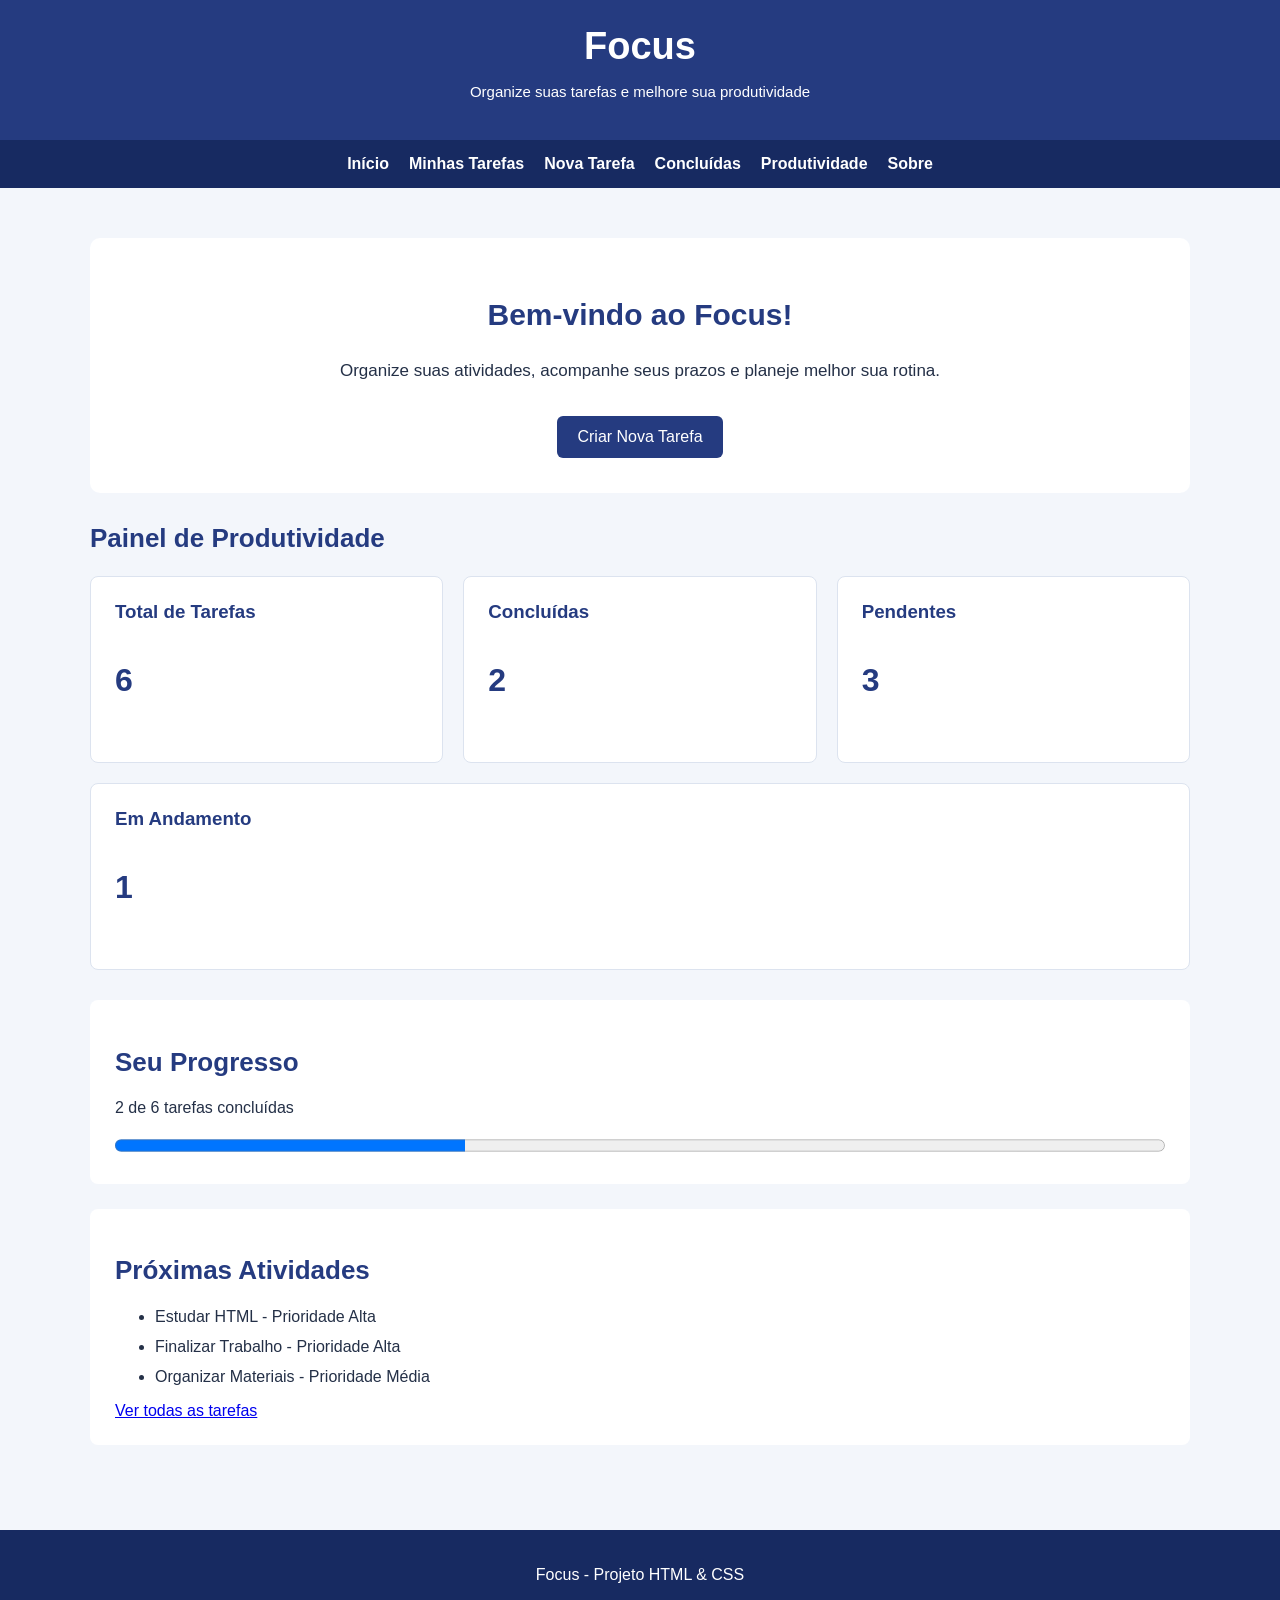
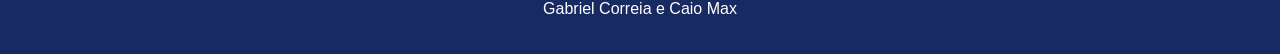
<file: html/index.html>
<!DOCTYPE html>
<html lang="pt-br">
<head>
    <meta charset="UTF-8">
    <meta name="viewport" content="width=device-width, initial-scale=1.0">
    <title>Focus - Início</title>
    <link rel="stylesheet" href="../css/estilo.css">
    <link rel="stylesheet" href="../css/gabriel.css">
</head>
<body>
    <header>
        <h1>Focus</h1>
        <p>Organize suas tarefas e melhore sua produtividade</p>
    </header>

    <nav>
    <a href="index.html">Início</a>
    <a href="tarefas.html">Minhas Tarefas</a>
    <a href="cadastrar.html">Nova Tarefa</a>
    <a href="concluidas.html">Concluídas</a>
    <a href="produtividade.html">Produtividade</a>
    <a href="sobre.html">Sobre</a>
    </nav>

    <main>
        <section class="apresentacao">
            <h2>Bem-vindo ao Focus!</h2>
            <p>
                Organize suas atividades, acompanhe
                seus prazos e planeje melhor sua rotina.
            </p>
            <a class="botao" href="cadastrar.html">
                Criar Nova Tarefa
            </a>
            </section>

            <section>
                <h2>Painel de Produtividade</h2>

            <div class="cards">
                <div class="card">
                    <h3>Total de Tarefas</h3>
                    <p class="numero">6</p>
                </div>

                <div class="card">
                    <h3>Concluídas</h3>
                    <p class="numero">2</p>
                </div>

                <div class="card">
                    <h3>Pendentes</h3>
                    <p class="numero">3</p>
                </div>

                <div class="card">
                    <h3>Em Andamento</h3>
                    <p class="numero">1</p>
                </div>
            </div>
            </section>

            <section class="painel">
            <h2>Seu Progresso</h2>
            <p>2 de 6 tarefas concluídas</p>
            <progress value="2" max="6"></progress>
        </section>

        <section class="painel">
            <h2>Próximas Atividades</h2>
            <ul>
                <li>Estudar HTML - Prioridade Alta</li>
                <li>Finalizar Trabalho - Prioridade Alta</li>
                <li>Organizar Materiais - Prioridade Média</li>
            </ul>
            <a href="tarefas.html">Ver todas as tarefas</a>
        </section>
    </main>

     <footer>
        <p>Focus - Projeto HTML & CSS</p>
        <p>Gabriel Correia e Caio Max</p>
    </footer>

</body>
</html>
</file>
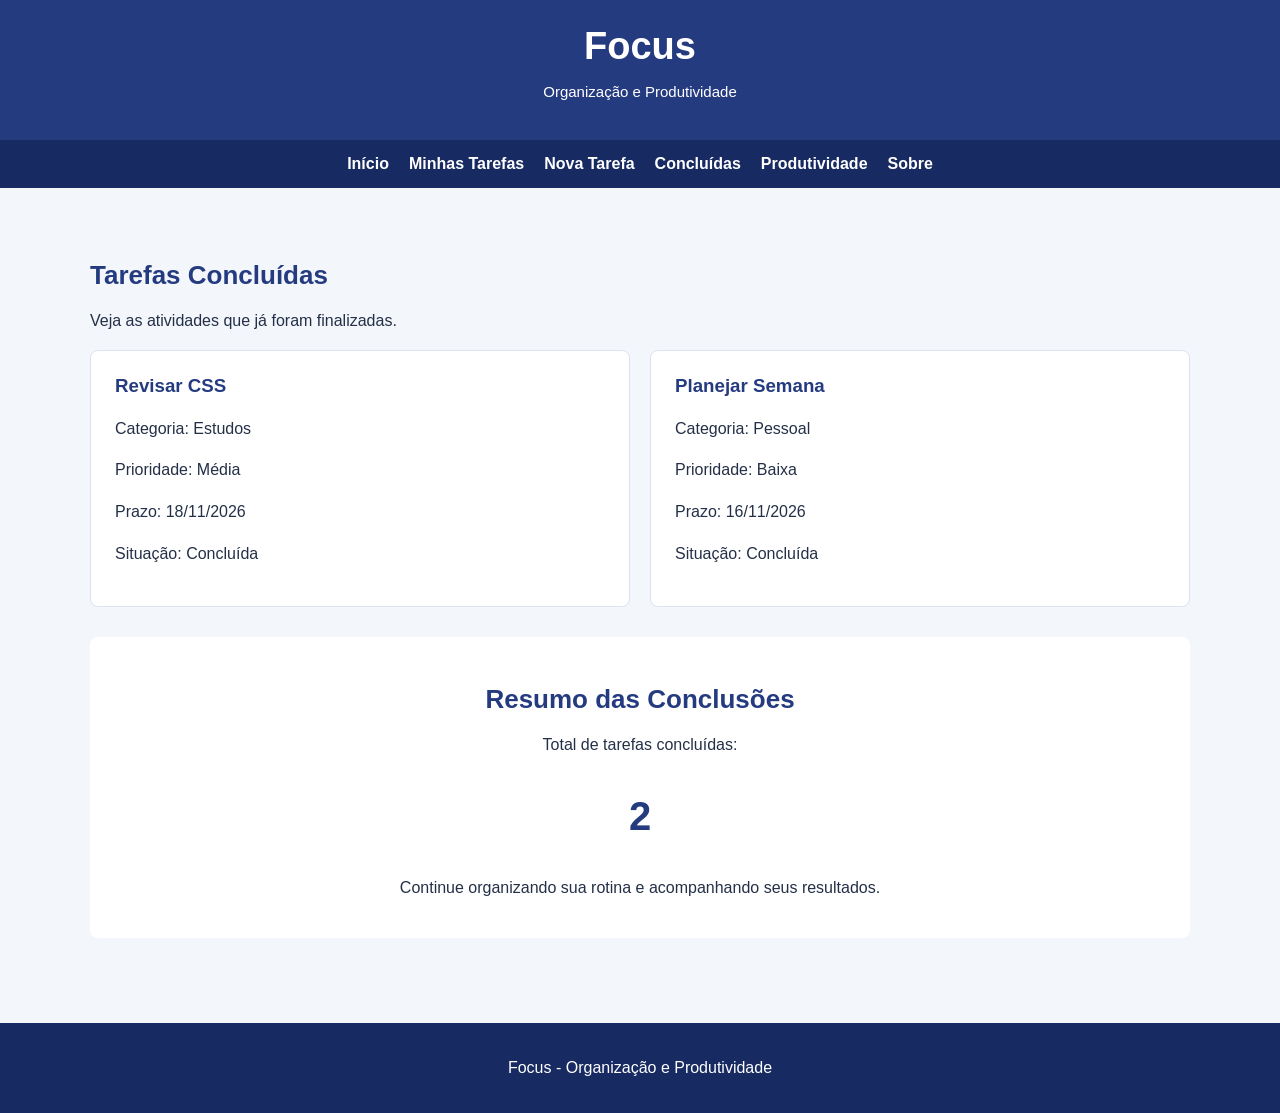
<file: concluidas.html>
<!DOCTYPE html>
<html lang="pt-br">
<head>
    <meta charset="UTF-8">
    <meta name="viewport" content="width=device-width, initial-scale=1.0">
    <title>Focus - Concluídas</title>
    <link rel="stylesheet" href="estilo.css">
    <link rel="stylesheet" href="caio.css">
</head>
<body>

    <header>
        <h1>Focus</h1>
        <p>Organização e Produtividade</p>
    </header>

    <nav>
        <a href="index.html">Início</a>
        <a href="tarefas.html">Minhas Tarefas</a>
        <a href="cadastrar.html">Nova Tarefa</a>
        <a href="concluidas.html">Concluídas</a>
        <a href="produtividade.html">Produtividade</a>
        <a href="sobre.html">Sobre</a>
    </nav>

    <main>
        <h2>Tarefas Concluídas</h2>
        <p>Veja as atividades que já foram finalizadas.</p>

        <section class="cards">
            <article class="card">
                <h3>Revisar CSS</h3>
                <p>Categoria: Estudos</p>
                <p>Prioridade: Média</p>
                <p>Prazo: 18/11/2026</p>
                <p>Situação: Concluída</p>
            </article>

            <article class="card">
                <h3>Planejar Semana</h3>
                <p>Categoria: Pessoal</p>
                <p>Prioridade: Baixa</p>
                <p>Prazo: 16/11/2026</p>
                <p>Situação: Concluída</p>
            </article>
        </section>

        <section class="painel resumo">
            <h2>Resumo das Conclusões</h2>
            <p>Total de tarefas concluídas:</p>
            <p class="numero">2</p>
            <p>
                Continue organizando sua rotina
                e acompanhando seus resultados.
            </p>
        </section>
    </main>

    <footer>
        <p>Focus - Organização e Produtividade</p>
    </footer>

</body>
</html>
</file>
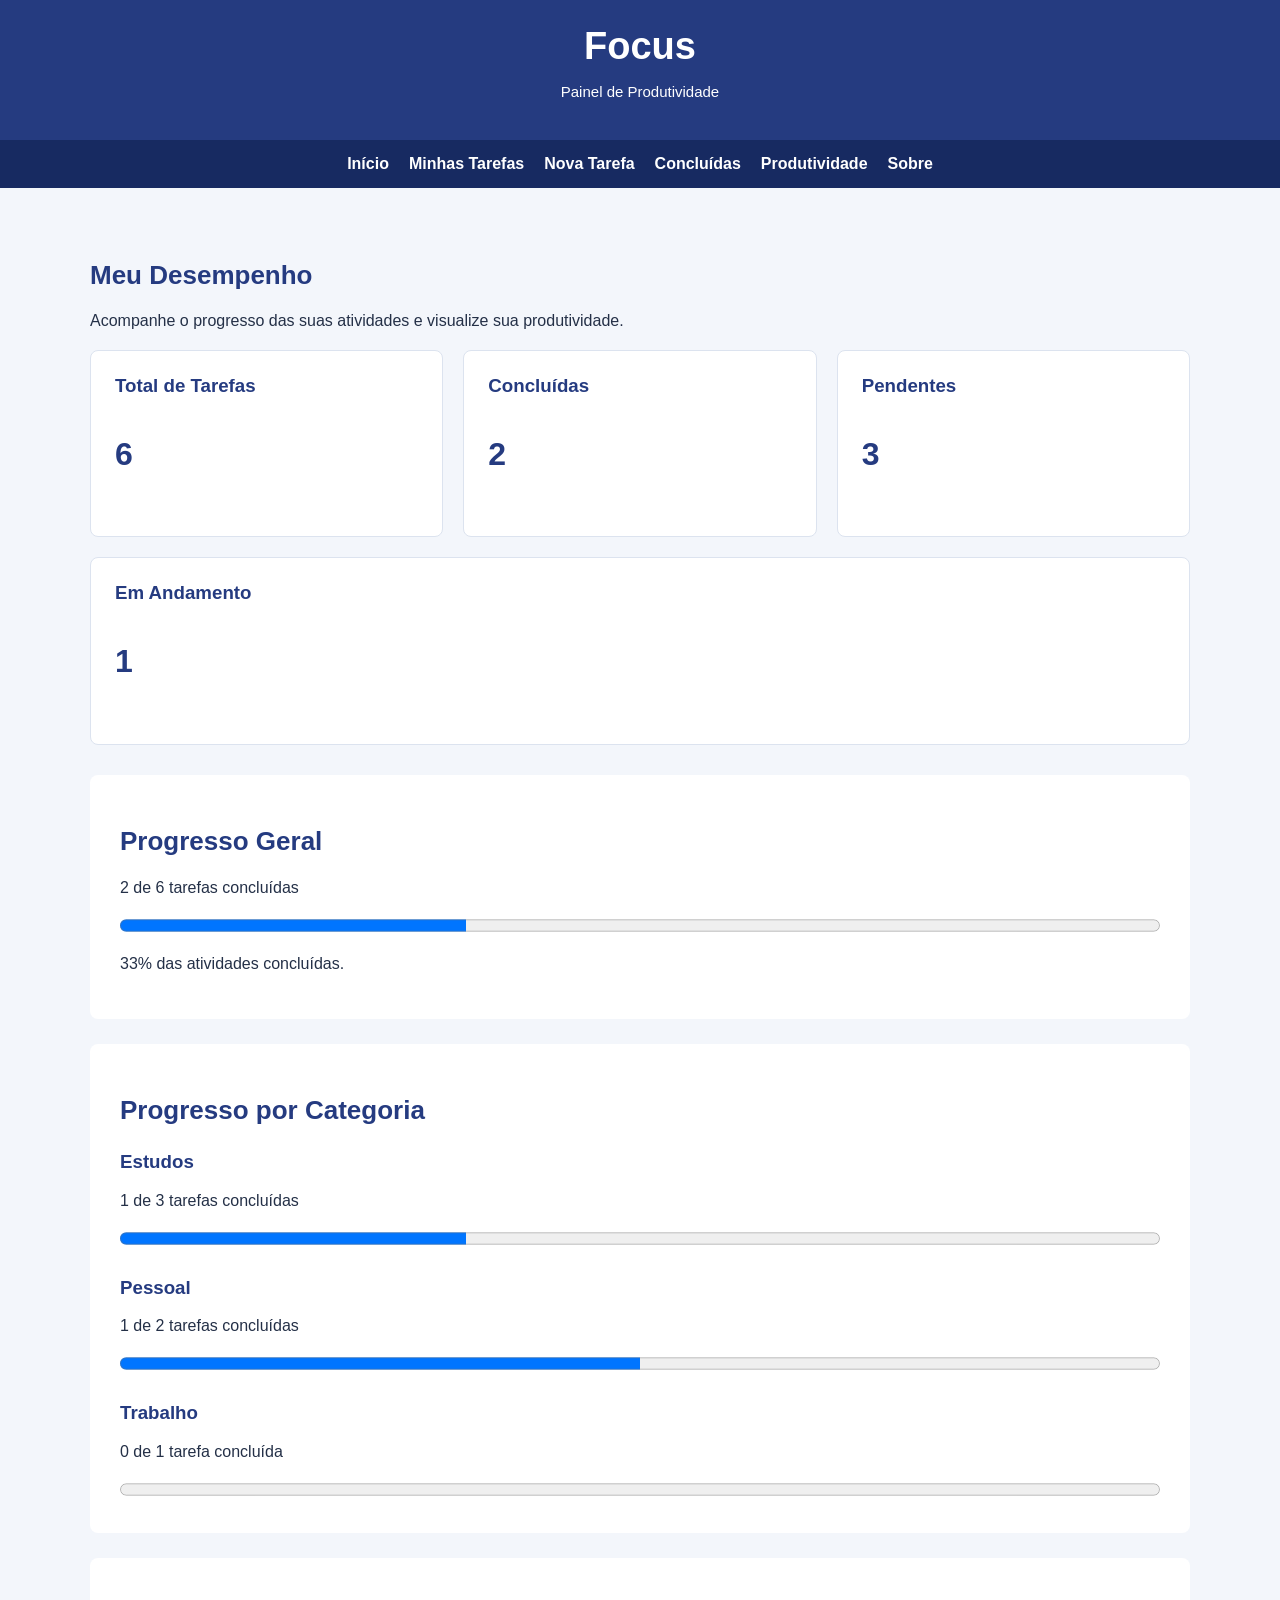
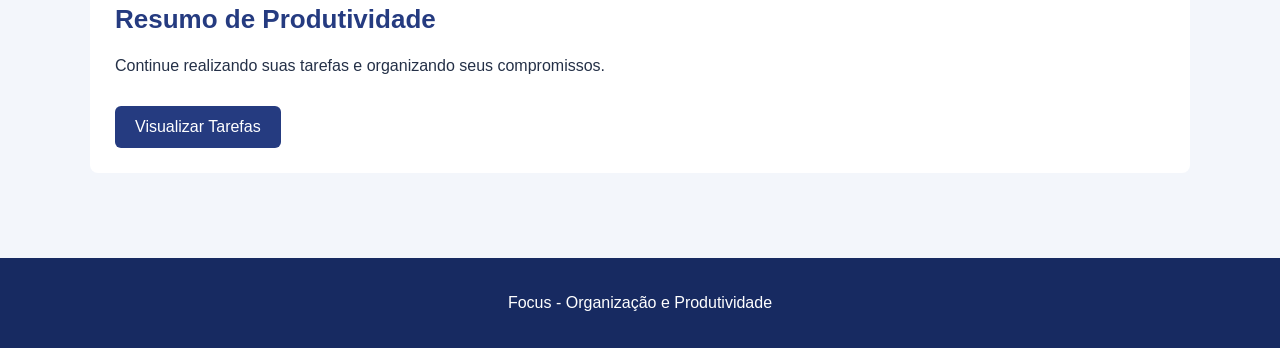
<file: produtividade.html>
<!DOCTYPE html>
<html lang="pt-br">
<head>
    <meta charset="UTF-8">
    <meta name="viewport" content="width=device-width, initial-scale=1.0">
    <title>Focus - Produtividade</title>
    <link rel="stylesheet" href="estilo.css">
    <link rel="stylesheet" href="caio.css">
</head>
<body>

    <header>
        <h1>Focus</h1>
        <p>Painel de Produtividade</p>
    </header>

    <nav>
        <a href="index.html">Início</a>
        <a href="tarefas.html">Minhas Tarefas</a>
        <a href="cadastrar.html">Nova Tarefa</a>
        <a href="concluidas.html">Concluídas</a>
        <a href="produtividade.html">Produtividade</a>
        <a href="sobre.html">Sobre</a>
    </nav>

    <main>
        <h2>Meu Desempenho</h2>
        <p>
            Acompanhe o progresso das suas atividades
            e visualize sua produtividade.
        </p>

        <section class="cards">
            <div class="card">
                <h3>Total de Tarefas</h3>
                <p class="numero">6</p>
            </div>

            <div class="card">
                <h3>Concluídas</h3>
                <p class="numero">2</p>
            </div>

            <div class="card">
                <h3>Pendentes</h3>
                <p class="numero">3</p>
            </div>

            <div class="card">
                <h3>Em Andamento</h3>
                <p class="numero">1</p>
            </div>
        </section>

        <section class="painel progresso">
            <h2>Progresso Geral</h2>
            <p>2 de 6 tarefas concluídas</p>
            <progress value="2" max="6"></progress>
            <p>33% das atividades concluídas.</p>
        </section>

        <section class="painel progresso">
            <h2>Progresso por Categoria</h2>

            <h3>Estudos</h3>
            <p>1 de 3 tarefas concluídas</p>
            <progress value="1" max="3"></progress>

            <h3>Pessoal</h3>
            <p>1 de 2 tarefas concluídas</p>
            <progress value="1" max="2"></progress>

            <h3>Trabalho</h3>
            <p>0 de 1 tarefa concluída</p>
            <progress value="0" max="1"></progress>
        </section>

        <section class="painel">
            <h2>Resumo de Produtividade</h2>
            <p>
                Continue realizando suas tarefas
                e organizando seus compromissos.
            </p>
            <a class="botao" href="tarefas.html">
                Visualizar Tarefas
            </a>
        </section>
    </main>

    <footer>
        <p>Focus - Organização e Produtividade</p>
    </footer>

</body>
</html>
</file>
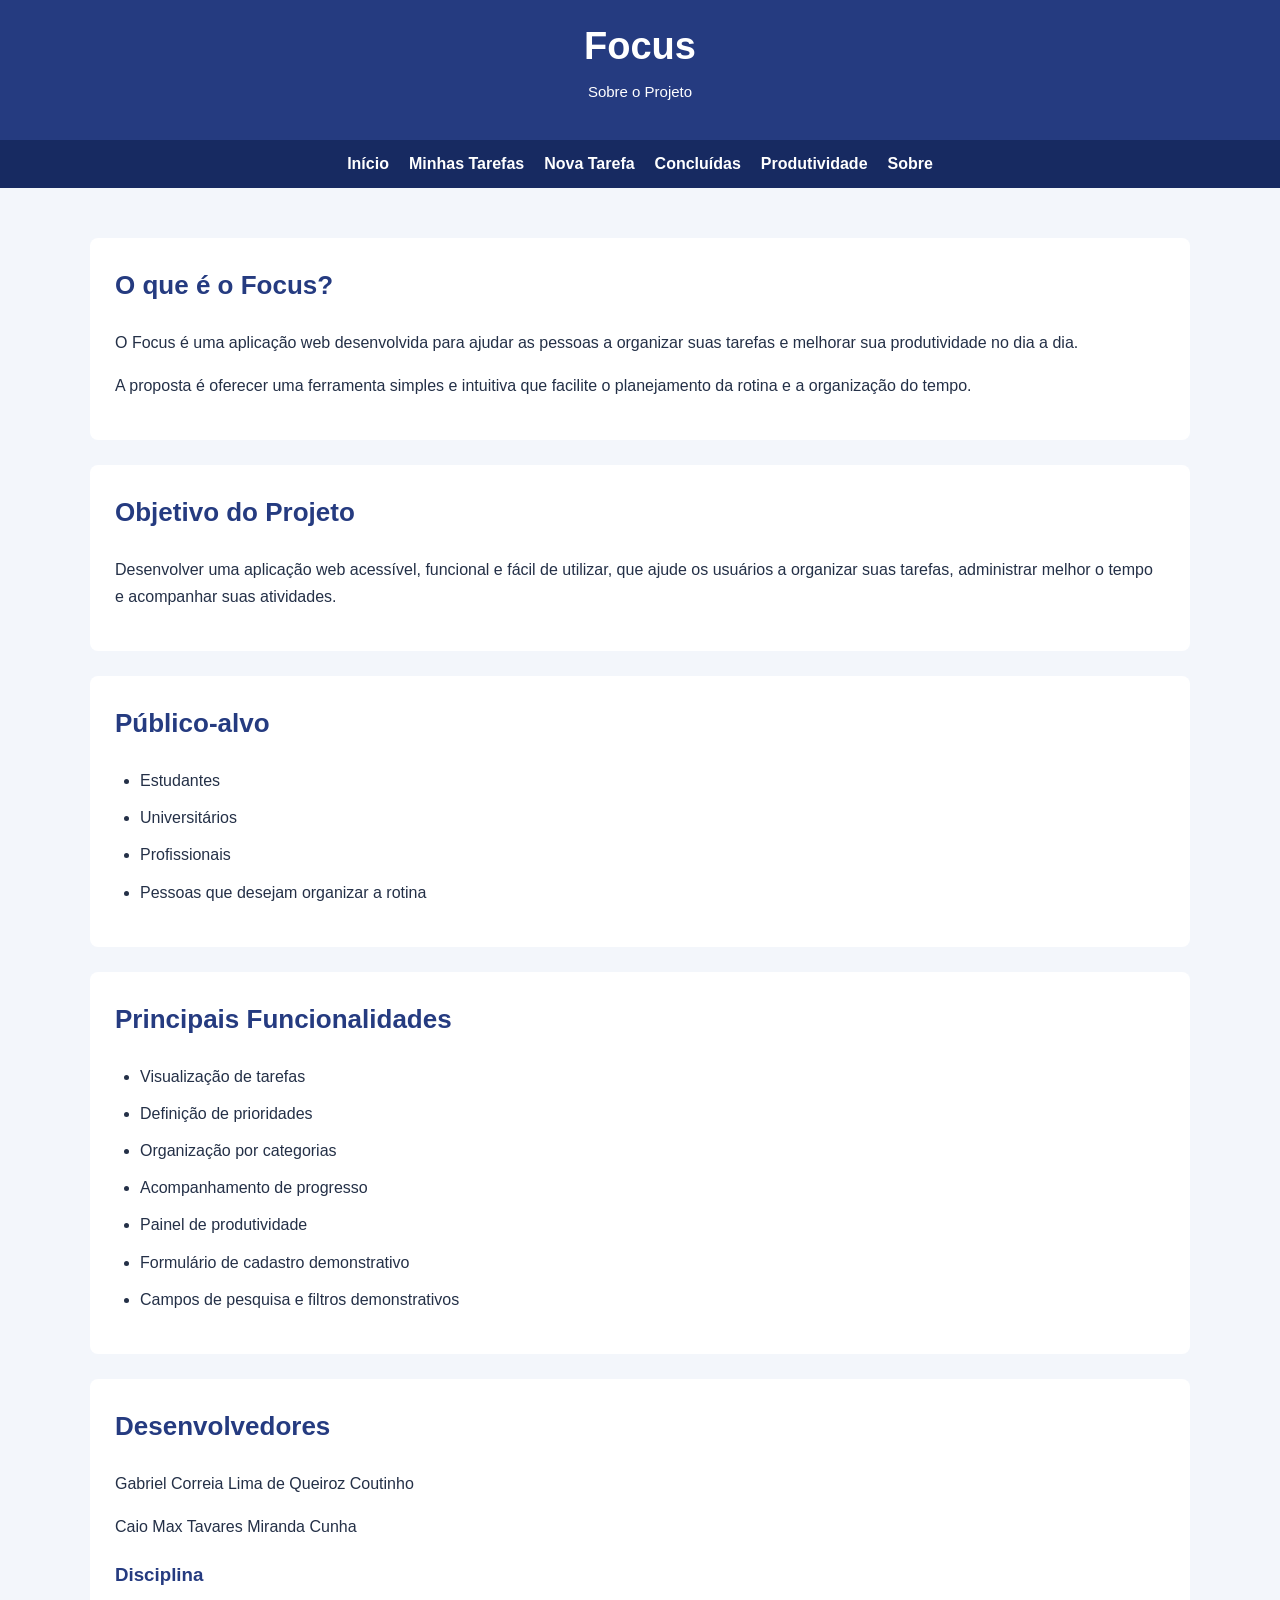
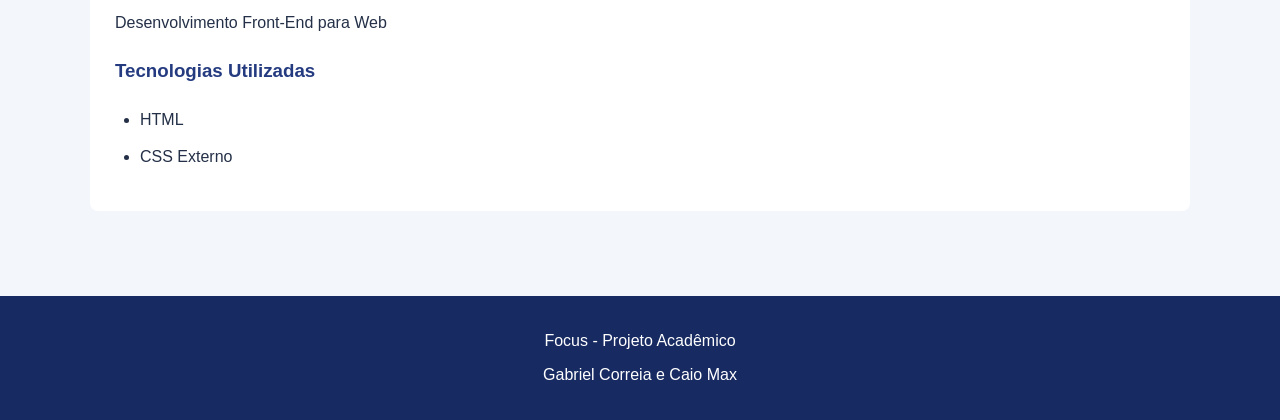
<file: sobre.html>
<!DOCTYPE html>
<html lang="pt-br">
<head>
    <meta charset="UTF-8">
    <meta name="viewport" content="width=device-width, initial-scale=1.0">
    <title>Focus - Sobre</title>
    <link rel="stylesheet" href="estilo.css">
    <link rel="stylesheet" href="caio.css">
</head>
<body>

    <header>
        <h1>Focus</h1>
        <p>Sobre o Projeto</p>
    </header>

    <nav>
        <a href="index.html">Início</a>
        <a href="tarefas.html">Minhas Tarefas</a>
        <a href="cadastrar.html">Nova Tarefa</a>
        <a href="concluidas.html">Concluídas</a>
        <a href="produtividade.html">Produtividade</a>
        <a href="sobre.html">Sobre</a>
    </nav>

    <main>
        <section class="painel sobre">
            <h2>O que é o Focus?</h2>
            <p>
                O Focus é uma aplicação web desenvolvida
                para ajudar as pessoas a organizar suas
                tarefas e melhorar sua produtividade
                no dia a dia.
            </p>
            <p>
                A proposta é oferecer uma ferramenta
                simples e intuitiva que facilite o
                planejamento da rotina e a organização
                do tempo.
            </p>
        </section>

        <section class="painel sobre">
            <h2>Objetivo do Projeto</h2>
            <p>
                Desenvolver uma aplicação web acessível,
                funcional e fácil de utilizar, que ajude
                os usuários a organizar suas tarefas,
                administrar melhor o tempo e acompanhar
                suas atividades.
            </p>
        </section>

        <section class="painel sobre">
            <h2>Público-alvo</h2>
            <ul>
                <li>Estudantes</li>
                <li>Universitários</li>
                <li>Profissionais</li>
                <li>Pessoas que desejam organizar a rotina</li>
            </ul>
        </section>

        <section class="painel sobre">
            <h2>Principais Funcionalidades</h2>
            <ul>
                <li>Visualização de tarefas</li>
                <li>Definição de prioridades</li>
                <li>Organização por categorias</li>
                <li>Acompanhamento de progresso</li>
                <li>Painel de produtividade</li>
                <li>Formulário de cadastro demonstrativo</li>
                <li>Campos de pesquisa e filtros demonstrativos</li>
            </ul>
        </section>

        <section class="painel sobre">
            <h2>Desenvolvedores</h2>
            <p>Gabriel Correia Lima de Queiroz Coutinho</p>
            <p>Caio Max Tavares Miranda Cunha</p>

            <h3>Disciplina</h3>
            <p>Desenvolvimento Front-End para Web</p>

            <h3>Tecnologias Utilizadas</h3>
            <ul>
                <li>HTML</li>
                <li>CSS Externo</li>
            </ul>
        </section>
    </main>

    <footer>
        <p>Focus - Projeto Acadêmico</p>
        <p>Gabriel Correia e Caio Max</p>
    </footer>

</body>
</html>
</file>
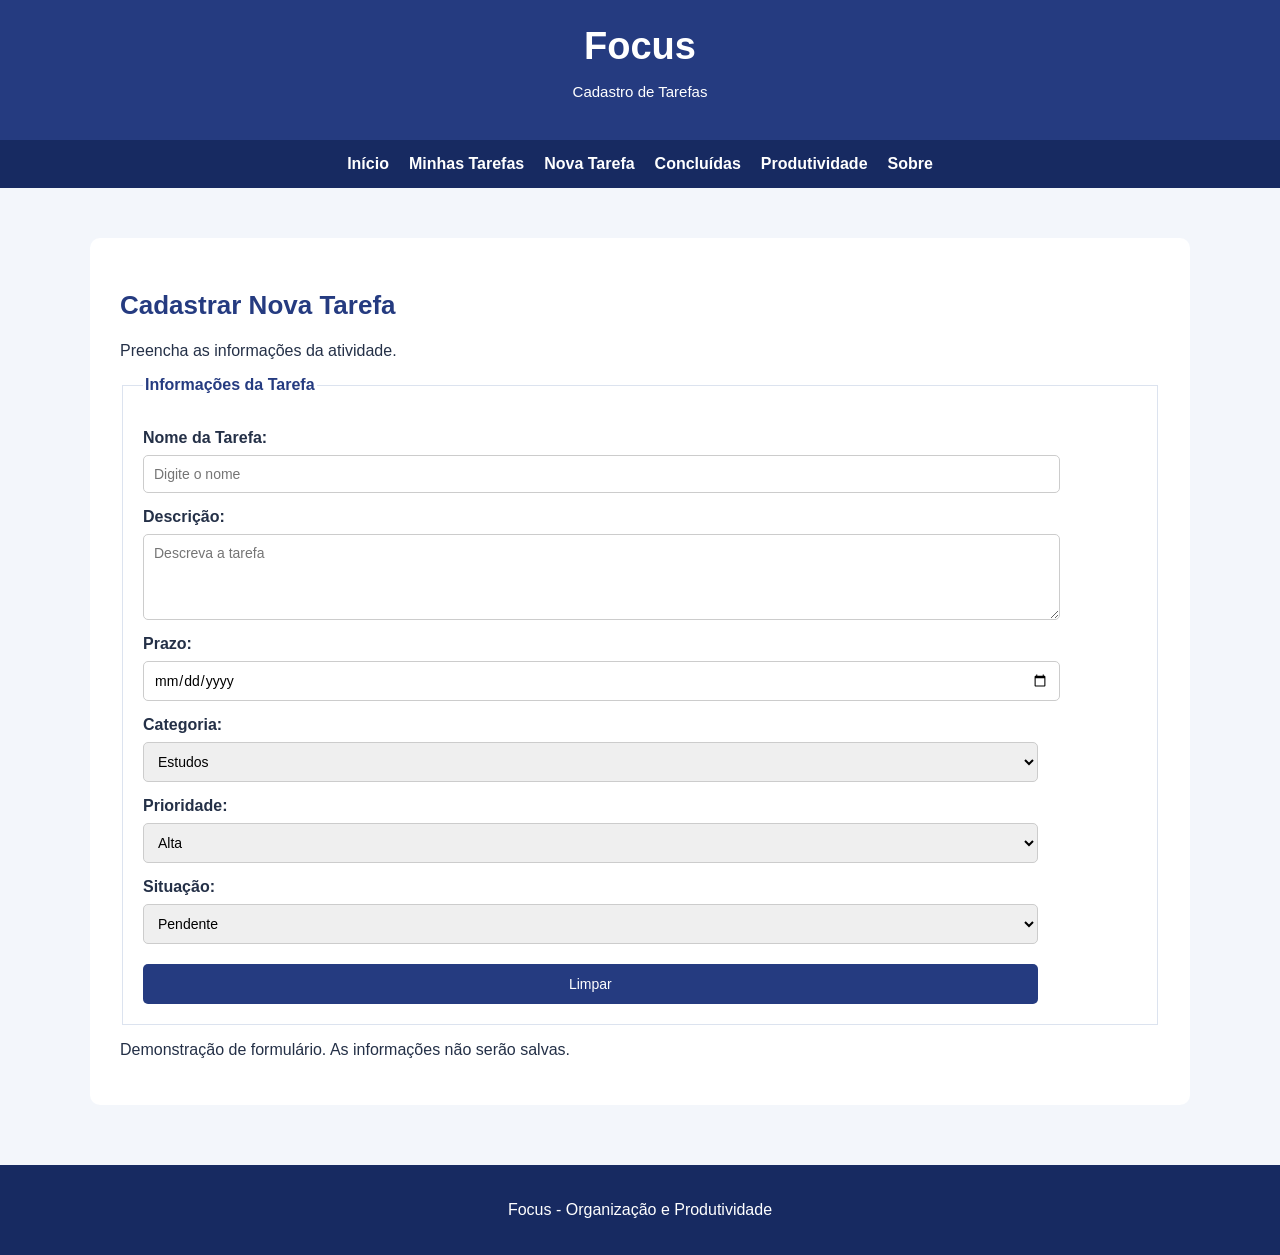
<file: html/cadastrar.html>
<!DOCTYPE html>
<html lang="pt-br">
<head>
    <meta charset="UTF-8">
    <meta name="viewport" content="width=device-width, initial-scale=1.0">
    <title>Focus - Nova Tarefa</title>
    <link rel="stylesheet" href="../css/estilo.css">
    <link rel="stylesheet" href="../css/gabriel.css">
</head>
<body>
    <header>
        <h1>Focus</h1>
        <p>Cadastro de Tarefas</p>
    </header>

    <nav>
        <a href="index.html">Início</a>
        <a href="tarefas.html">Minhas Tarefas</a>
        <a href="cadastrar.html">Nova Tarefa</a>
        <a href="concluidas.html">Concluídas</a>
        <a href="produtividade.html">Produtividade</a>
        <a href="sobre.html">Sobre</a>
    </nav>

    <main>
        <section class="formulario">
            <h2>Cadastrar Nova Tarefa</h2>
            <p>Preencha as informações da atividade.</p>

            <form>
                <fieldset>
                    <legend>Informações da Tarefa</legend>

                    <label for="nome">Nome da Tarefa:</label>
                    <input type="text" id="nome"
                           name="nome"
                           placeholder="Digite o nome"
                           required>

                    <label for="descricao">Descrição:</label>
                    <textarea id="descricao"
                              name="descricao"
                              rows="4"
                              placeholder="Descreva a tarefa"></textarea>

                    <label for="data">Prazo:</label>
                    <input type="date" id="data"
                           name="data" required>

                    <label for="tipo">Categoria:</label>
                    <select id="tipo" name="tipo">
                        <option>Estudos</option>
                        <option>Trabalho</option>
                        <option>Pessoal</option>
                    </select>

                    <label for="nivel">Prioridade:</label>
                    <select id="nivel" name="nivel">
                        <option>Alta</option>
                        <option>Média</option>
                        <option>Baixa</option>
                    </select>

                    <label for="situacao">Situação:</label>
                    <select id="situacao" name="situacao">
                        <option>Pendente</option>
                        <option>Em andamento</option>
                        <option>Concluída</option>
                    </select>

                    <input type="reset" value="Limpar">
                </fieldset>
            </form>

            <p>
                Demonstração de formulário.
                As informações não serão salvas.
            </p>
        </section>
    </main>

    <footer>
        <p>Focus - Organização e Produtividade</p>
    </footer>

</body>
</html>
</file>
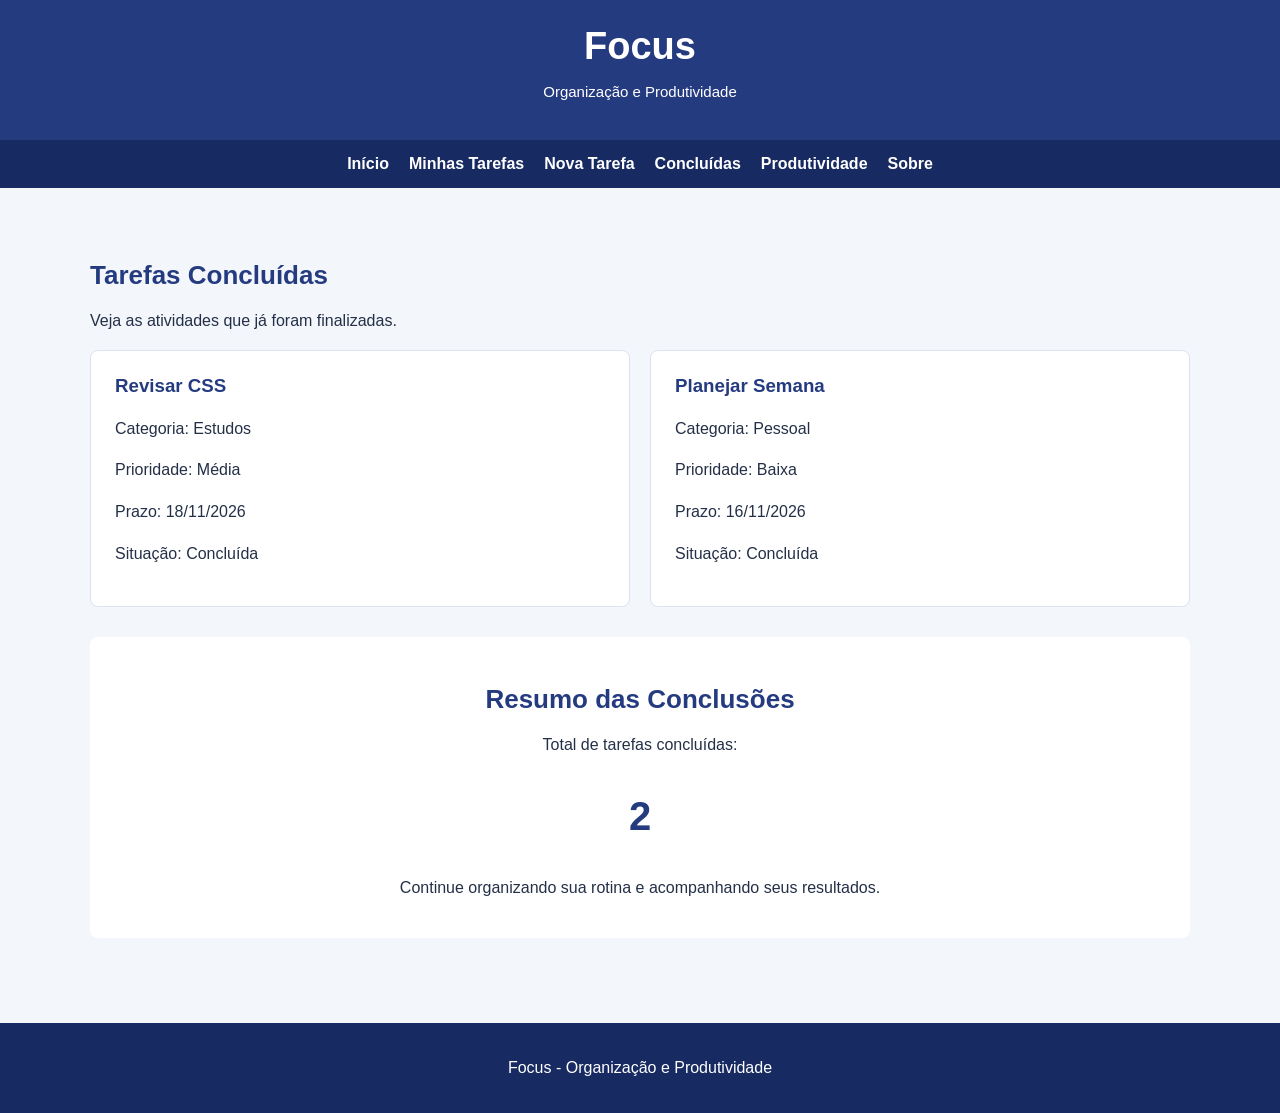
<file: html/concluidas.html>
<!DOCTYPE html>
<html lang="pt-br">

<head>
    <meta charset="UTF-8">
    <meta name="viewport" content="width=device-width, initial-scale=1.0">
    <title>Focus - Concluídas</title>
    <link rel="stylesheet" href="../css/estilo.css">
    <link rel="stylesheet" href="../css/caio.css">
</head>

<body>

    <header>
        <h1>Focus</h1>
        <p>Organização e Produtividade</p>
    </header>

    <nav>
        <a href="index.html">Início</a>
        <a href="tarefas.html">Minhas Tarefas</a>
        <a href="cadastrar.html">Nova Tarefa</a>
        <a href="concluidas.html">Concluídas</a>
        <a href="produtividade.html">Produtividade</a>
        <a href="sobre.html">Sobre</a>
    </nav>

    <main>
        <h2>Tarefas Concluídas</h2>
        <p>Veja as atividades que já foram finalizadas.</p>

        <section class="cards">
            <article class="card">
                <h3>Revisar CSS</h3>
                <p>Categoria: Estudos</p>
                <p>Prioridade: Média</p>
                <p>Prazo: 18/11/2026</p>
                <p>Situação: Concluída</p>
            </article>

            <article class="card">
                <h3>Planejar Semana</h3>
                <p>Categoria: Pessoal</p>
                <p>Prioridade: Baixa</p>
                <p>Prazo: 16/11/2026</p>
                <p>Situação: Concluída</p>
            </article>
        </section>

        <section class="painel resumo">
            <h2>Resumo das Conclusões</h2>
            <p>Total de tarefas concluídas:</p>
            <p class="numero">2</p>
            <p>
                Continue organizando sua rotina
                e acompanhando seus resultados.
            </p>
        </section>
    </main>

    <footer>
        <p>Focus - Organização e Produtividade</p>
    </footer>

</body>

</html>
</file>
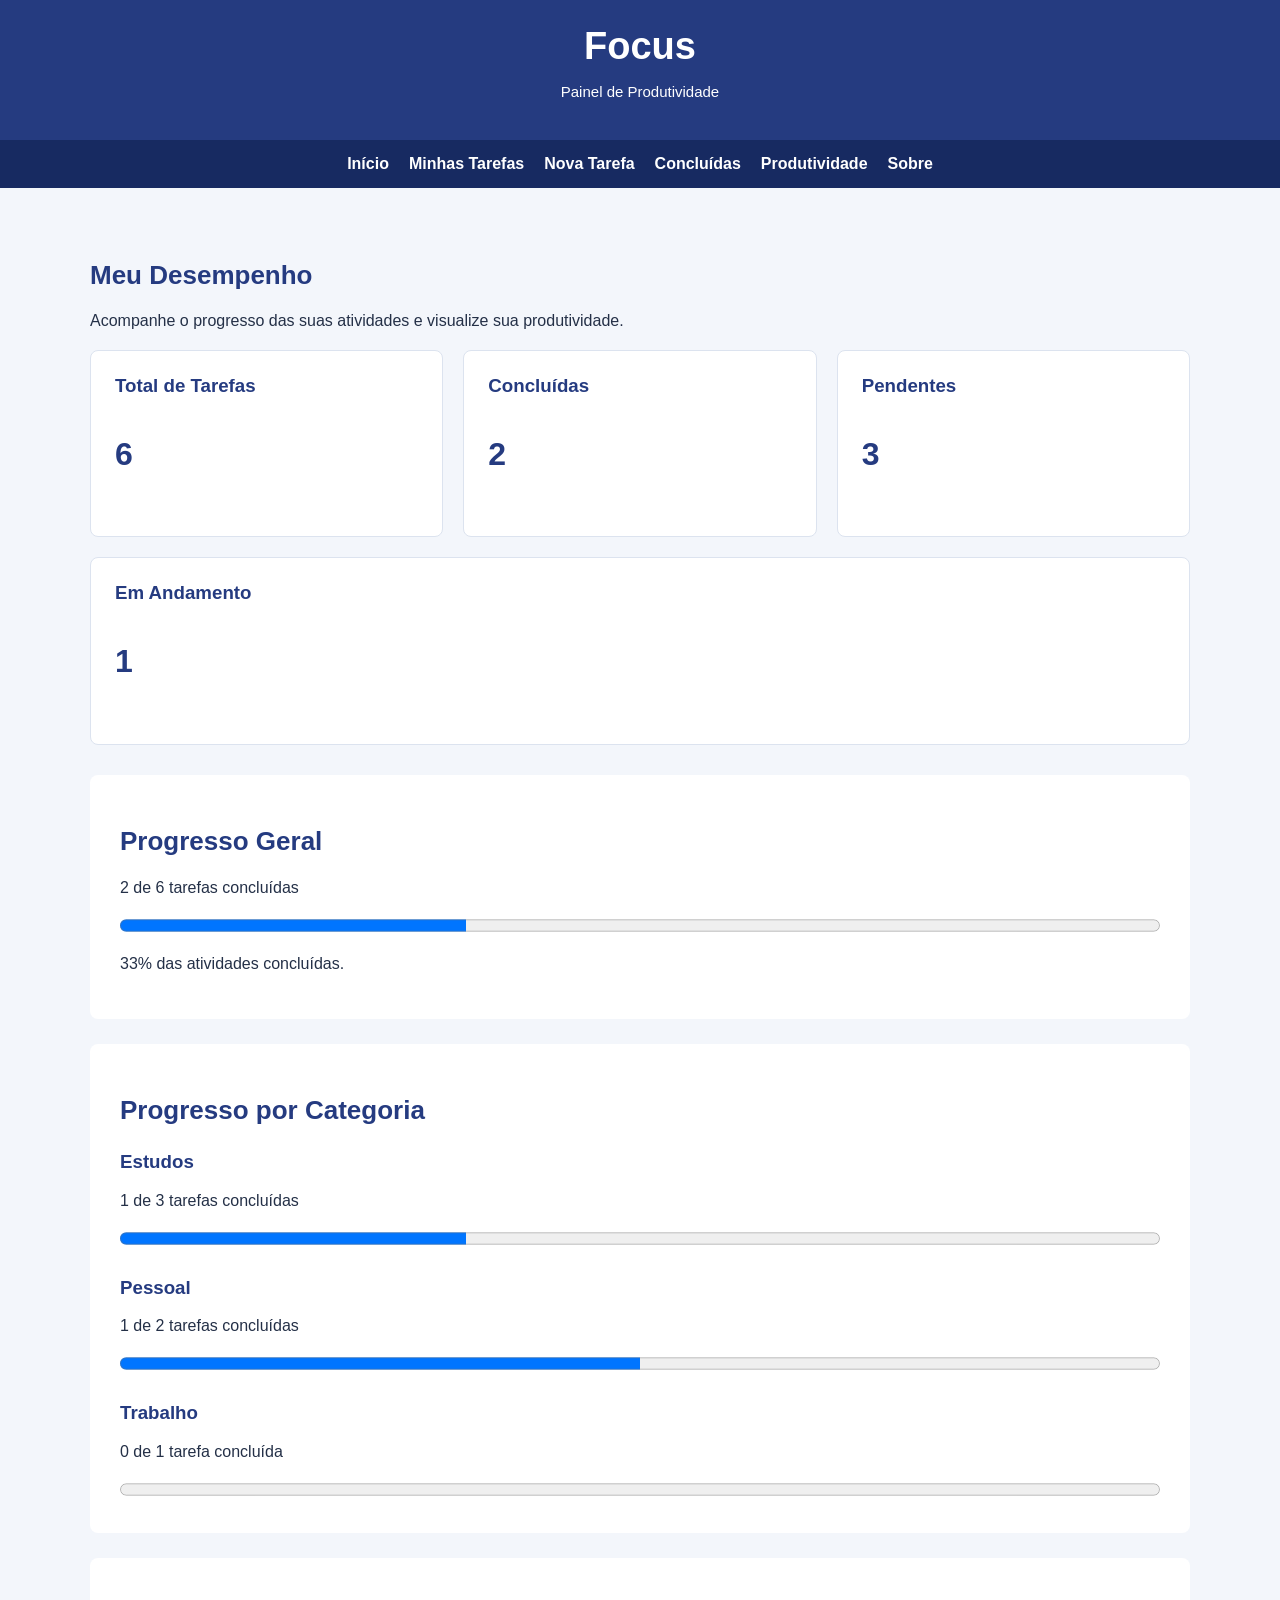
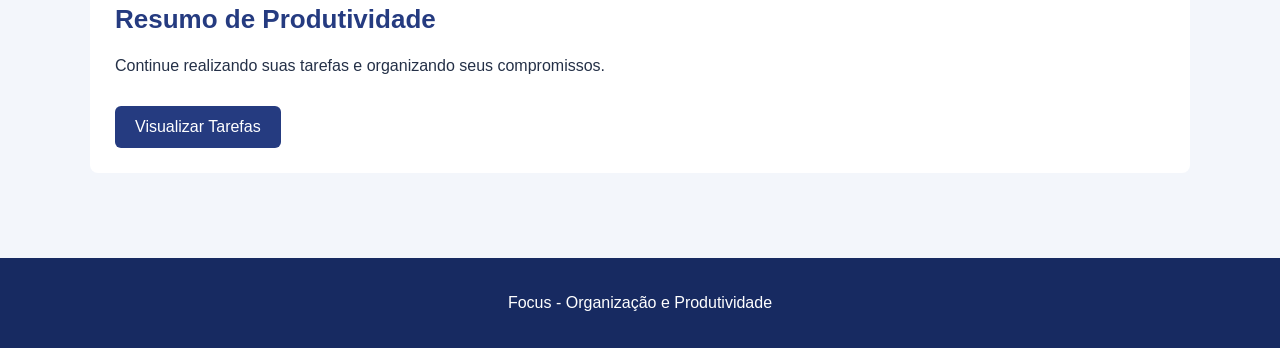
<file: html/produtividade.html>
<!DOCTYPE html>
<html lang="pt-br">
<head>
    <meta charset="UTF-8">
    <meta name="viewport" content="width=device-width, initial-scale=1.0">
    <title>Focus - Produtividade</title>
    <link rel="stylesheet" href="../css/estilo.css">
    <link rel="stylesheet" href="../css/caio.css">
</head>

<body>

    <header>
        <h1>Focus</h1>
        <p>Painel de Produtividade</p>
    </header>

    <nav>
        <a href="index.html">Início</a>
        <a href="tarefas.html">Minhas Tarefas</a>
        <a href="cadastrar.html">Nova Tarefa</a>
        <a href="concluidas.html">Concluídas</a>
        <a href="produtividade.html">Produtividade</a>
        <a href="sobre.html">Sobre</a>
    </nav>

    <main>
        <h2>Meu Desempenho</h2>
        <p>
            Acompanhe o progresso das suas atividades
            e visualize sua produtividade.
        </p>

        <section class="cards">
            <div class="card">
                <h3>Total de Tarefas</h3>
                <p class="numero">6</p>
            </div>

            <div class="card">
                <h3>Concluídas</h3>
                <p class="numero">2</p>
            </div>

            <div class="card">
                <h3>Pendentes</h3>
                <p class="numero">3</p>
            </div>

            <div class="card">
                <h3>Em Andamento</h3>
                <p class="numero">1</p>
            </div>
        </section>

        <section class="painel progresso">
            <h2>Progresso Geral</h2>
            <p>2 de 6 tarefas concluídas</p>
            <progress value="2" max="6"></progress>
            <p>33% das atividades concluídas.</p>
        </section>

        <section class="painel progresso">
            <h2>Progresso por Categoria</h2>

            <h3>Estudos</h3>
            <p>1 de 3 tarefas concluídas</p>
            <progress value="1" max="3"></progress>

            <h3>Pessoal</h3>
            <p>1 de 2 tarefas concluídas</p>
            <progress value="1" max="2"></progress>

            <h3>Trabalho</h3>
            <p>0 de 1 tarefa concluída</p>
            <progress value="0" max="1"></progress>
        </section>

        <section class="painel">
            <h2>Resumo de Produtividade</h2>
            <p>
                Continue realizando suas tarefas
                e organizando seus compromissos.
            </p>
            <a class="botao" href="tarefas.html">
                Visualizar Tarefas
            </a>
        </section>
    </main>

    <footer>
        <p>Focus - Organização e Produtividade</p>
    </footer>

</body>

</html>
</file>
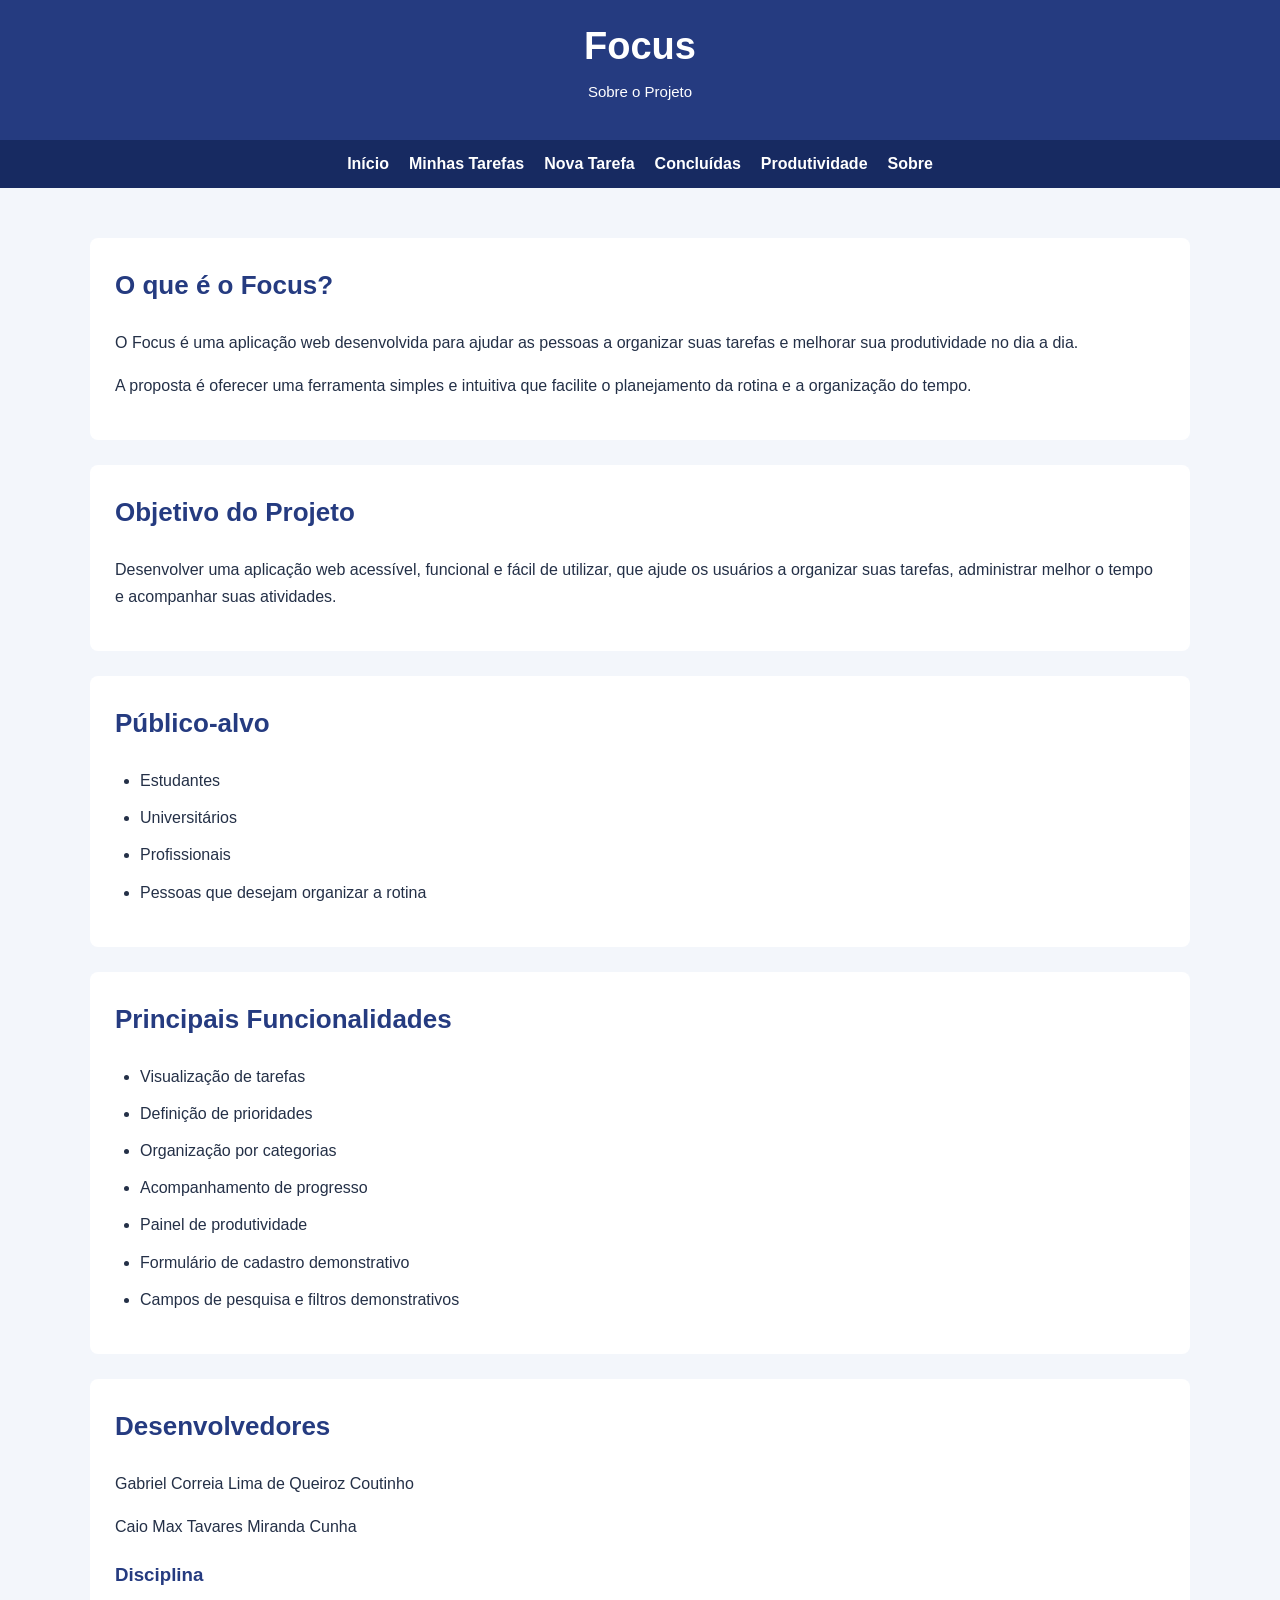
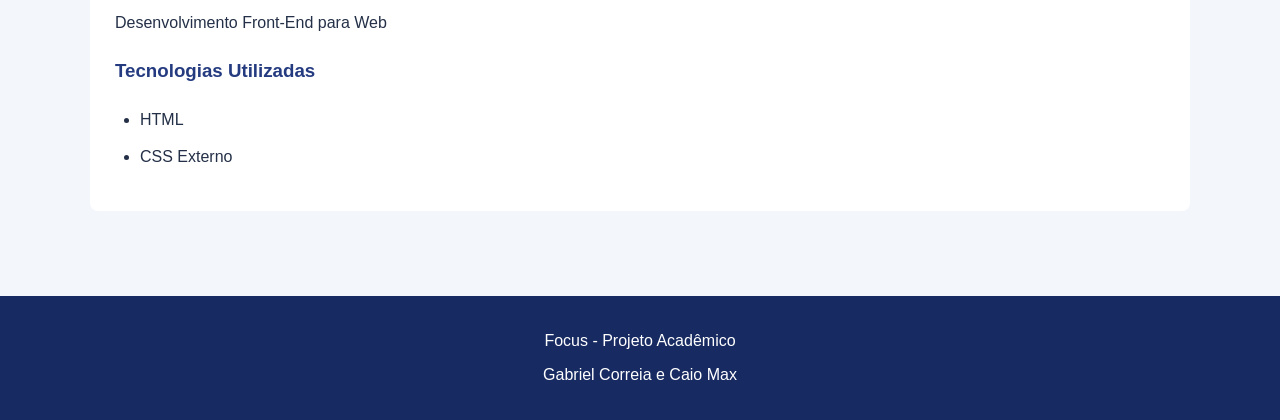
<file: html/sobre.html>
<!DOCTYPE html>
<html lang="pt-br">

<head>
    <meta charset="UTF-8">
    <meta name="viewport" content="width=device-width, initial-scale=1.0">
    <title>Focus - Sobre</title>
    <link rel="stylesheet" href="../css/estilo.css">
    <link rel="stylesheet" href="../css/caio.css">
</head>

<body>

    <header>
        <h1>Focus</h1>
        <p>Sobre o Projeto</p>
    </header>

   <nav>
        <a href="index.html">Início</a>
        <a href="tarefas.html">Minhas Tarefas</a>
        <a href="cadastrar.html">Nova Tarefa</a>
        <a href="concluidas.html">Concluídas</a>
        <a href="produtividade.html">Produtividade</a>
        <a href="sobre.html">Sobre</a>
    </nav>
    <main>
        <section class="painel sobre">
            <h2>O que é o Focus?</h2>
            <p>
                O Focus é uma aplicação web desenvolvida
                para ajudar as pessoas a organizar suas
                tarefas e melhorar sua produtividade
                no dia a dia.
            </p>
            <p>
                A proposta é oferecer uma ferramenta
                simples e intuitiva que facilite o
                planejamento da rotina e a organização
                do tempo.
            </p>
        </section>

        <section class="painel sobre">
            <h2>Objetivo do Projeto</h2>
            <p>
                Desenvolver uma aplicação web acessível,
                funcional e fácil de utilizar, que ajude
                os usuários a organizar suas tarefas,
                administrar melhor o tempo e acompanhar
                suas atividades.
            </p>
        </section>

        <section class="painel sobre">
            <h2>Público-alvo</h2>
            <ul>
                <li>Estudantes</li>
                <li>Universitários</li>
                <li>Profissionais</li>
                <li>Pessoas que desejam organizar a rotina</li>
            </ul>
        </section>

        <section class="painel sobre">
            <h2>Principais Funcionalidades</h2>
            <ul>
                <li>Visualização de tarefas</li>
                <li>Definição de prioridades</li>
                <li>Organização por categorias</li>
                <li>Acompanhamento de progresso</li>
                <li>Painel de produtividade</li>
                <li>Formulário de cadastro demonstrativo</li>
                <li>Campos de pesquisa e filtros demonstrativos</li>
            </ul>
        </section>

        <section class="painel sobre">
            <h2>Desenvolvedores</h2>
            <p>Gabriel Correia Lima de Queiroz Coutinho</p>
            <p>Caio Max Tavares Miranda Cunha</p>

            <h3>Disciplina</h3>
            <p>Desenvolvimento Front-End para Web</p>

            <h3>Tecnologias Utilizadas</h3>
            <ul>
                <li>HTML</li>
                <li>CSS Externo</li>
            </ul>
        </section>
    </main>

    <footer>
        <p>Focus - Projeto Acadêmico</p>
        <p>Gabriel Correia e Caio Max</p>
    </footer>

</body>

</html>
</file>
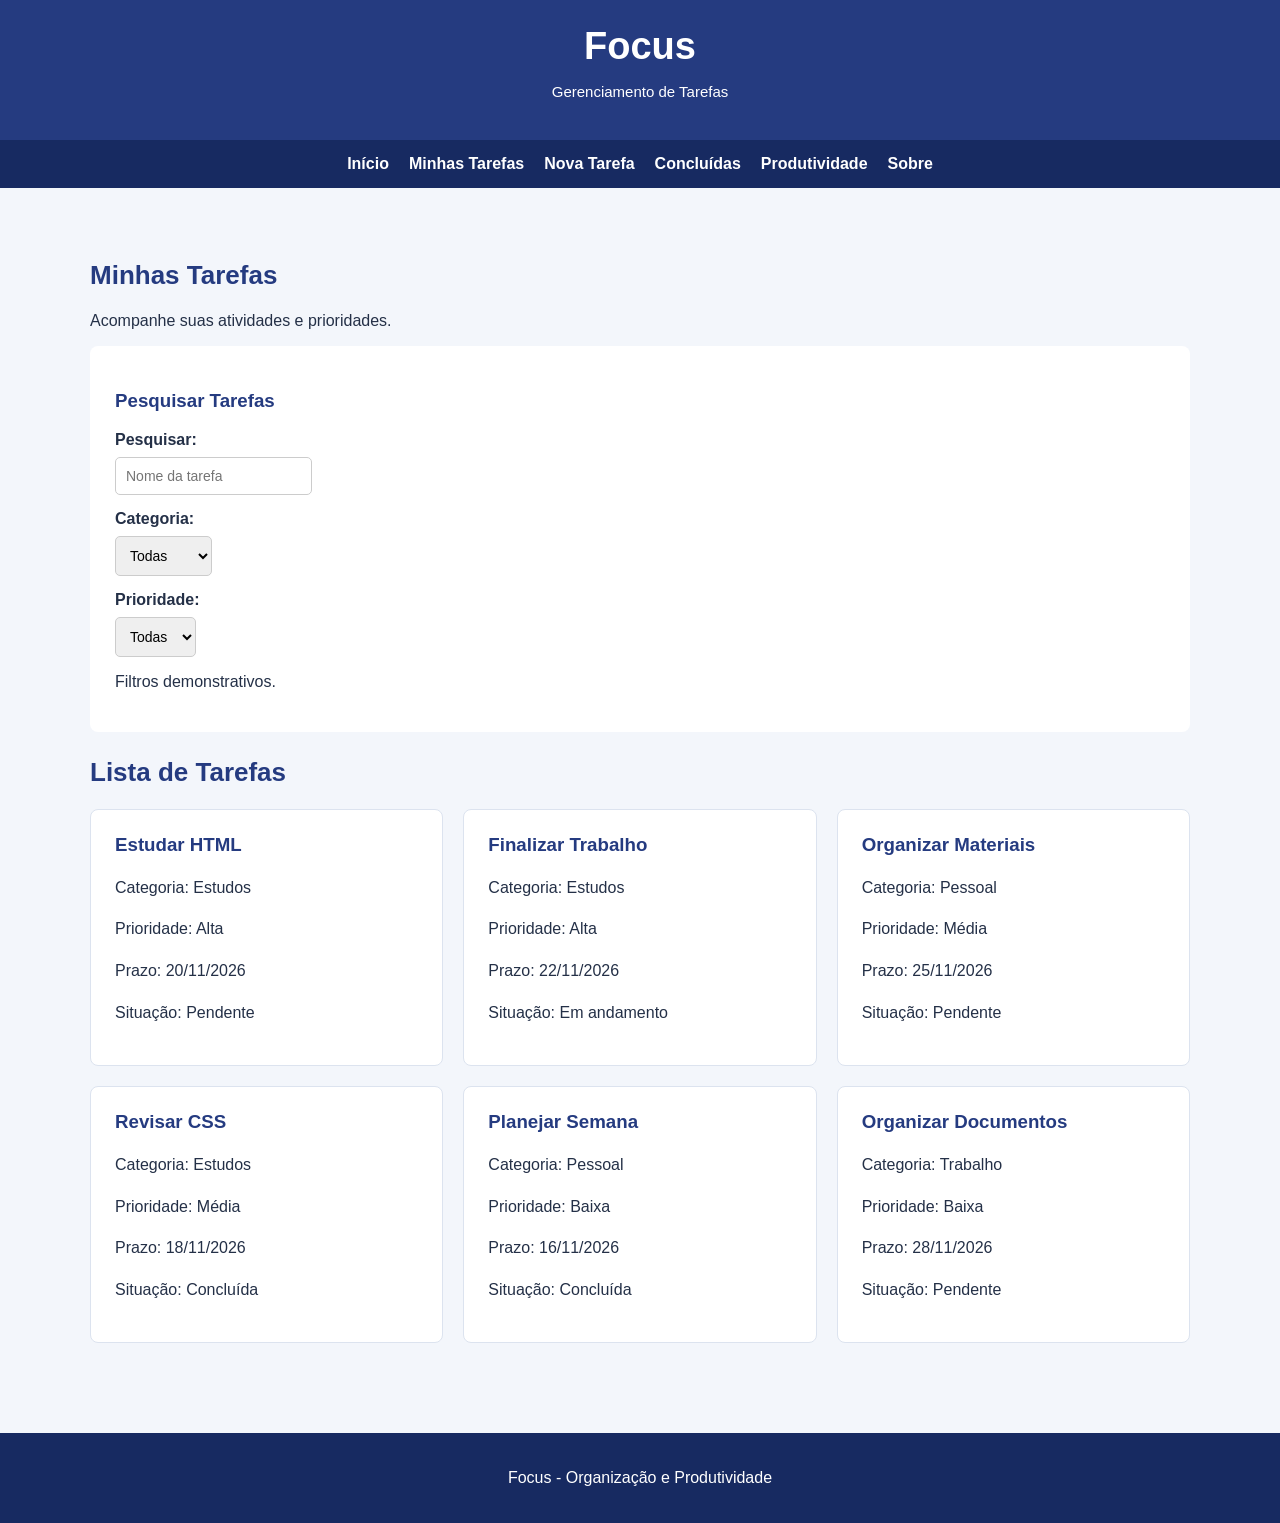
<file: html/tarefas.html>
<!DOCTYPE html>
<html lang="pt-br">
<head>
    <meta charset="UTF-8">
    <meta name="viewport" content="width=device-width, initial-scale=1.0">
    <title>Focus - Minhas Tarefas</title>
     <link rel="stylesheet" href="../css/estilo.css">
    <link rel="stylesheet" href="../css/gabriel.css">
</head>
<body>
     <header>
        <h1>Focus</h1>
        <p>Gerenciamento de Tarefas</p>
    </header>

     <nav>
        <a href="index.html">Início</a>
        <a href="tarefas.html">Minhas Tarefas</a>
        <a href="cadastrar.html">Nova Tarefa</a>
        <a href="concluidas.html">Concluídas</a>
        <a href="produtividade.html">Produtividade</a>
        <a href="sobre.html">Sobre</a>
    </nav>

    <main>
        <h2>Minhas Tarefas</h2>
        <p>Acompanhe suas atividades e prioridades.</p>

        <section class="painel">
            <h3>Pesquisar Tarefas</h3>

            <form>
                <label for="pesquisa">Pesquisar:</label>
                <input type="search" id="pesquisa"
                       placeholder="Nome da tarefa">

                <label for="categoria">Categoria:</label>
                <select id="categoria">
                    <option>Todas</option>
                    <option>Estudos</option>
                    <option>Trabalho</option>
                    <option>Pessoal</option>
                </select>

                <label for="prioridade">Prioridade:</label>
                <select id="prioridade">
                    <option>Todas</option>
                    <option>Alta</option>
                    <option>Média</option>
                    <option>Baixa</option>
                </select>
            </form>

            <p>Filtros demonstrativos.</p>
        </section>

        <section>
            <h2>Lista de Tarefas</h2>

            <div class="cards">
                <article class="card">
                    <h3>Estudar HTML</h3>
                    <p>Categoria: Estudos</p>
                    <p>Prioridade: Alta</p>
                    <p>Prazo: 20/11/2026</p>
                    <p>Situação: Pendente</p>
                </article>

                <article class="card">
                    <h3>Finalizar Trabalho</h3>
                    <p>Categoria: Estudos</p>
                    <p>Prioridade: Alta</p>
                    <p>Prazo: 22/11/2026</p>
                    <p>Situação: Em andamento</p>
                </article>

                <article class="card">
                    <h3>Organizar Materiais</h3>
                    <p>Categoria: Pessoal</p>
                    <p>Prioridade: Média</p>
                    <p>Prazo: 25/11/2026</p>
                    <p>Situação: Pendente</p>
                </article>

                <article class="card">
                    <h3>Revisar CSS</h3>
                    <p>Categoria: Estudos</p>
                    <p>Prioridade: Média</p>
                    <p>Prazo: 18/11/2026</p>
                    <p>Situação: Concluída</p>
                </article>

                <article class="card">
                    <h3>Planejar Semana</h3>
                    <p>Categoria: Pessoal</p>
                    <p>Prioridade: Baixa</p>
                    <p>Prazo: 16/11/2026</p>
                    <p>Situação: Concluída</p>
                </article>

                <article class="card">
                    <h3>Organizar Documentos</h3>
                    <p>Categoria: Trabalho</p>
                    <p>Prioridade: Baixa</p>
                    <p>Prazo: 28/11/2026</p>
                    <p>Situação: Pendente</p>
                </article>
            </div>
        </section>
    </main>

     <footer>
        <p>Focus - Organização e Produtividade</p>
    </footer>

</body>
</html>
</file>
<file: css/estilo.css>
body {
    margin: 0;
    font-family: Arial, sans-serif;
    background-color: #f3f6fb;
    color: #243047;
}

header {
    background-color: #253b80;
    color: white;
    text-align: center;
    padding: 25px;
}

header h1 {
    font-size: 38px;
    margin: 0;
}

header p {
    font-size: 15px;
}

nav {
    display: flex;
    justify-content: center;
    flex-wrap: wrap;
    gap: 20px;
    background-color: #172a61;
    padding: 15px;
}

nav a {
    color: white;
    text-decoration: none;
    font-weight: bold;
}

nav a:hover {
    color: #b9d3ff;
}

main {
    max-width: 1100px;
    margin: 30px auto;
    padding: 20px;
}

h2 {
    color: #253b80;
    font-size: 26px;
}

h3 {
    color: #253b80;
}

.cards {
    display: flex;
    flex-wrap: wrap;
    gap: 20px;
    margin-top: 20px;
    margin-bottom: 30px;
}

.card {
    flex: 1;
    min-width: 220px;
    background-color: white;
    padding: 24px;
    border-radius: 8px;
    border: 1px solid #dce3ef;
}

.card h3 {
    margin-top: 0;
}

.card p {
    line-height: 1.6;
}

.numero {
    font-size: 32px;
    font-weight: bold;
    color: #253b80;
}

.painel {
    background-color: white;
    padding: 25px;
    margin-bottom: 25px;
    border-radius: 8px;
}

.painel li {
    margin-bottom: 12px;
}

.botao {
    display: inline-block;
    background-color: #253b80;
    color: white;
    padding: 12px 20px;
    margin-top: 15px;
    text-decoration: none;
    border-radius: 6px;
}

.botao:hover {
    background-color: #172a61;
}

progress {
    width: 100%;
    height: 25px;
}

footer {
    background-color: #172a61;
    color: white;
    text-align: center;
    padding: 20px;
    margin-top: 40px;
}

@media (max-width: 768px) {
    nav {
        flex-direction: column;
        align-items: center;
    }

    .cards {
        flex-direction: column;
    }

    main {
        margin: 10px;
        padding: 10px;
    }
}
</file>
<file: css/gabriel.css>
.apresentacao {
    background-color: white;
    padding: 35px;
    border-radius: 10px;
    margin-bottom: 30px;
    text-align: center;
}

.apresentacao h2 {
    font-size: 30px;
}

.apresentacao p {
    font-size: 17px;
    line-height: 1.6;
}

.formulario {
    background-color: white;
    padding: 30px;
    border-radius: 10px;
}

fieldset {
    border: 1px solid #dce3ef;
    padding: 20px;
}

legend {
    color: #253b80;
    font-weight: bold;
}

label {
    display: block;
    margin-top: 15px;
    margin-bottom: 8px;
    font-weight: bold;
}

input, select, textarea {
    padding: 10px;
    border: 1px solid #cccccc;
    border-radius: 5px;
    font-family: Arial, sans-serif;
    font-size: 14px;
}

.formulario input,
.formulario select,
.formulario textarea {
    display: block;
    width: 90%;
}

input[type="reset"] {
    background-color: #253b80;
    color: white;
    padding: 12px 20px;
    margin-top: 20px;
    border: none;
}

@media (max-width: 768px) {
    .apresentacao {
        padding: 20px;
    }

    .formulario {
        padding: 15px;
    }
}
</file>
<file: estilo.css>
body {
    margin: 0;
    font-family: Arial, sans-serif;
    background-color: #f3f6fb;
    color: #243047;
}

header {
    background-color: #253b80;
    color: white;
    text-align: center;
    padding: 25px;
}

header h1 {
    font-size: 38px;
    margin: 0;
}

header p {
    font-size: 15px;
}

nav {
    display: flex;
    justify-content: center;
    flex-wrap: wrap;
    gap: 20px;
    background-color: #172a61;
    padding: 15px;
}

nav a {
    color: white;
    text-decoration: none;
    font-weight: bold;
}

nav a:hover {
    color: #b9d3ff;
}

main {
    max-width: 1100px;
    margin: 30px auto;
    padding: 20px;
}

h2 {
    color: #253b80;
    font-size: 26px;
}

h3 {
    color: #253b80;
}

.cards {
    display: flex;
    flex-wrap: wrap;
    gap: 20px;
    margin-top: 20px;
    margin-bottom: 30px;
}

.card {
    flex: 1;
    min-width: 220px;
    background-color: white;
    padding: 24px;
    border-radius: 8px;
    border: 1px solid #dce3ef;
}

.card h3 {
    margin-top: 0;
}

.card p {
    line-height: 1.6;
}

.numero {
    font-size: 32px;
    font-weight: bold;
    color: #253b80;
}

.painel {
    background-color: white;
    padding: 25px;
    margin-bottom: 25px;
    border-radius: 8px;
}

.painel li {
    margin-bottom: 12px;
}

.botao {
    display: inline-block;
    background-color: #253b80;
    color: white;
    padding: 12px 20px;
    margin-top: 15px;
    text-decoration: none;
    border-radius: 6px;
}

.botao:hover {
    background-color: #172a61;
}

progress {
    width: 100%;
    height: 25px;
}

footer {
    background-color: #172a61;
    color: white;
    text-align: center;
    padding: 20px;
    margin-top: 40px;
}

@media (max-width: 768px) {
    nav {
        flex-direction: column;
        align-items: center;
    }

    .cards {
        flex-direction: column;
    }

    main {
        margin: 10px;
        padding: 10px;
    }
}
</file>
<file: caio.css>
.resumo {
    text-align: center;
}

.resumo .numero {
    font-size: 40px;
    color: #253b80;
}

.progresso {
    padding: 30px;
}

.progresso h3 {
    margin-top: 25px;
}

.progresso progress {
    width: 100%;
    height: 25px;
}

.sobre {
    line-height: 1.7;
}

.sobre h2 {
    margin-top: 0;
}

.sobre ul {
    padding-left: 25px;
}

.sobre li {
    margin-bottom: 10px;
}

@media (max-width: 768px) {
    .progresso {
        padding: 20px;
    }

    .sobre {
        padding: 20px;
    }
}
</file>
<file: css/caio.css>
.resumo {
    text-align: center;
}

.resumo .numero {
    font-size: 40px;
    color: #253b80;
}

.progresso {
    padding: 30px;
}

.progresso h3 {
    margin-top: 25px;
}

.progresso progress {
    width: 100%;
    height: 25px;
}

.sobre {
    line-height: 1.7;
}

.sobre h2 {
    margin-top: 0;
}

.sobre ul {
    padding-left: 25px;
}

.sobre li {
    margin-bottom: 10px;
}

@media (max-width: 768px) {
    .progresso {
        padding: 20px;
    }

    .sobre {
        padding: 20px;
    }
}
</file>
